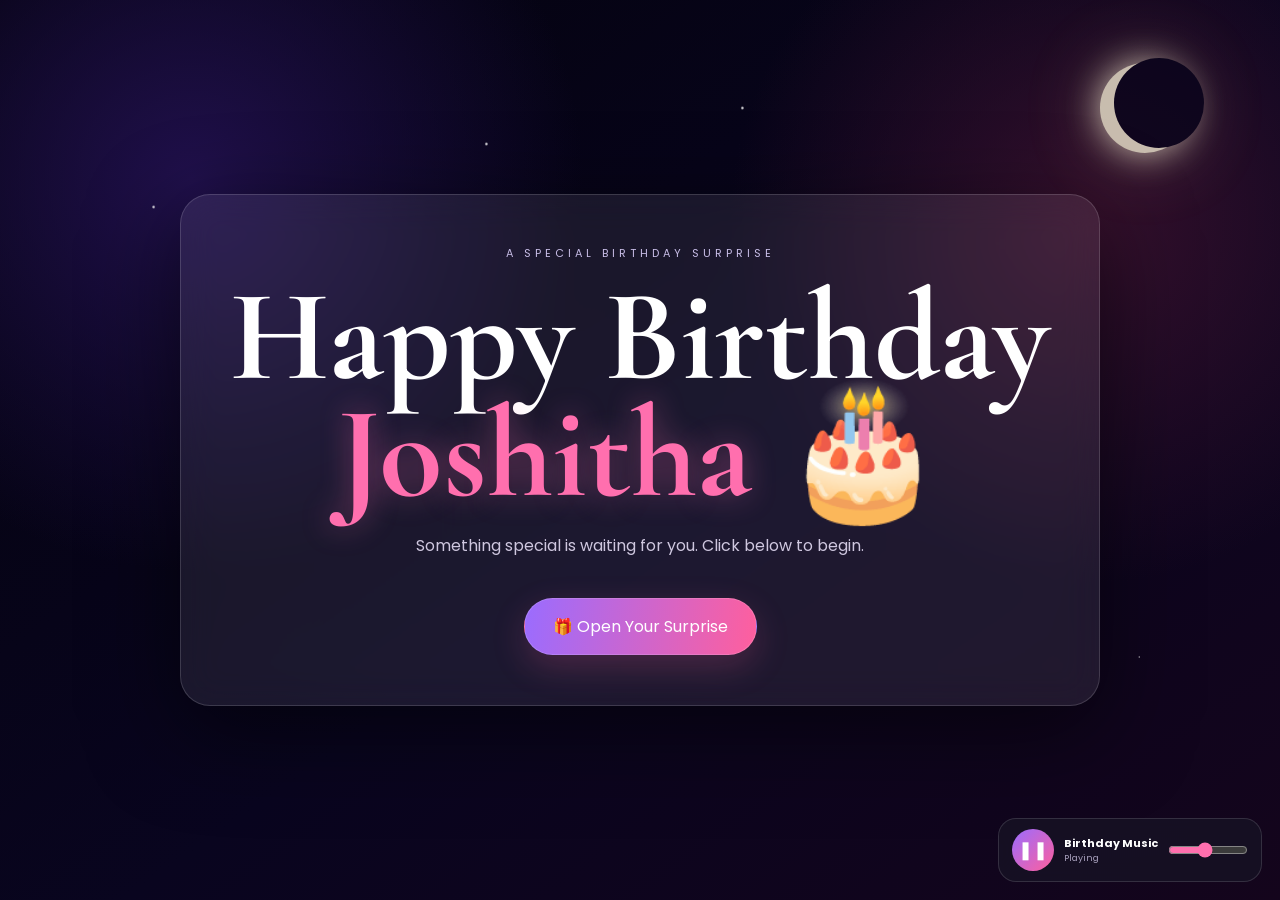
<file: index.html>
<!DOCTYPE html>
<html lang="en"><head><meta charset="UTF-8"><meta name="viewport" content="width=device-width,initial-scale=1.0"><title>Happy Birthday Joshitha 🎂</title><link rel="stylesheet" href="style.css"></head>
<body><div id="stars"></div><div class="moon"></div><div id="particles"></div><div id="fireworks"></div>

<section class="page"><div class="card">
<p class="eyebrow">A special birthday surprise</p>
<h1>Happy Birthday<br><span>Joshitha</span> 🎂</h1>
<p class="sub">Something special is waiting for you. Click below to begin.</p>
<a class="btn" href="surprise.html">🎁 Open Your Surprise</a>
</div></section>
<audio id="birthdayAudio" src="music/birthday-theme.wav" preload="auto" loop></audio>
<div class="music"><button id="musicBtn">♫</button><div><b>Birthday Music</b><small id="musicStatus">Starting...</small></div><input id="volume" type="range" min="0" max="1" step=".01" value=".45"></div>
<script>
const audio=document.getElementById("birthdayAudio");
const musicBtn=document.getElementById("musicBtn");
const musicStatus=document.getElementById("musicStatus");
const volume=document.getElementById("volume");
let playing=false;
audio.volume=Number(volume.value);

async function playMusic(){
  try{
    await audio.play();
    playing=true; musicBtn.textContent="❚❚"; musicStatus.textContent="Playing";
  }catch(e){
    playing=false; musicBtn.textContent="♫"; musicStatus.textContent="Tap ♫ to play";
  }
}
function pauseMusic(){audio.pause();playing=false;musicBtn.textContent="♫";musicStatus.textContent="Paused"}
musicBtn.addEventListener("click",()=>playing?pauseMusic():playMusic());
volume.addEventListener("input",()=>audio.volume=Number(volume.value));

// Try autoplay on every page. If Chrome blocks it, the visible music button
// immediately provides a user-gesture fallback.
window.addEventListener("load",()=>setTimeout(playMusic,250));
document.addEventListener("click",e=>{
  if(e.target.closest(".music")) return;
  if(!playing) playMusic();
},{once:true});

function effects(){
  const box=document.getElementById("particles");
  if(!box)return;
  const items=["🎈","❤️","💖","✨","🌹","🎉"];
  for(let i=0;i<18;i++){
    const s=document.createElement("span");s.className="float";s.textContent=items[Math.floor(Math.random()*items.length)];
    s.style.left=Math.random()*100+"vw";s.style.animationDuration=(6+Math.random()*8)+"s";s.style.animationDelay=Math.random()*3+"s";box.appendChild(s);
    setTimeout(()=>s.remove(),15000);
  }
}
function fireworks(n=4){
  const box=document.getElementById("fireworks"); if(!box)return;
  for(let j=0;j<n;j++)setTimeout(()=>{
    const cx=15+Math.random()*70,cy=10+Math.random()*50;
    for(let i=0;i<32;i++){const a=Math.PI*2*i/32,r=70+Math.random()*100,p=document.createElement("i");p.className="firework";p.style.left=cx+"vw";p.style.top=cy+"vh";p.style.setProperty("--x",Math.cos(a)*r+"px");p.style.setProperty("--y",Math.sin(a)*r+"px");box.appendChild(p);setTimeout(()=>p.remove(),1300)}
  },j*350);
}
effects(); setInterval(effects,5000);
</script></body></html>
</file>
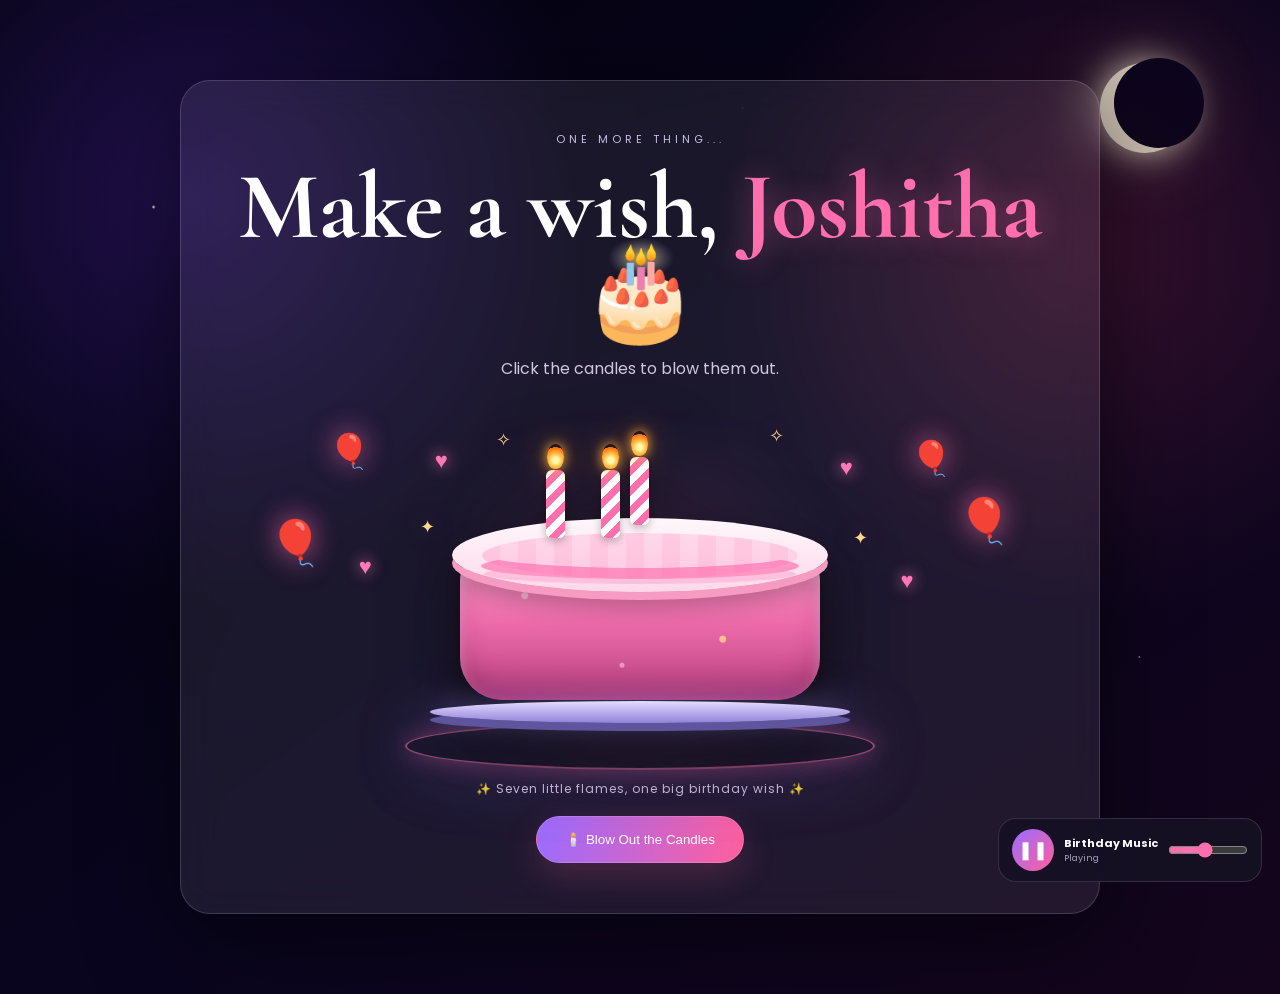
<file: cake.html>
<!DOCTYPE html>
<html lang="en"><head><meta charset="UTF-8"><meta name="viewport" content="width=device-width,initial-scale=1.0"><title>Make a Wish 🎂</title><link rel="stylesheet" href="style.css"></head>
<body><div id="stars"></div><div class="moon"></div><div id="particles"></div><div id="fireworks"></div>

<section class="page"><div class="card">
<p class="eyebrow">One more thing...</p><h2>Make a wish, <span>Joshitha</span> 🎂</h2>
<p class="sub">Click the candles to blow them out.</p>
<div class="cake-stage">
  <div class="cake-decor">
    <span class="cake-balloon left">🎈</span><span class="cake-balloon right">🎈</span>
    <span class="cake-balloon left2">🎈</span><span class="cake-balloon right2">🎈</span>
    <span class="cake-heart h1">♥</span><span class="cake-heart h2">♥</span><span class="cake-heart h3">♥</span><span class="cake-heart h4">♥</span>
    <span class="cake-sparkle s1">✦</span><span class="cake-sparkle s2">✦</span><span class="cake-sparkle s3">✧</span><span class="cake-sparkle s4">✧</span>
  </div>
  <div class="cake">
    <div class="candle c1"></div><div class="candle c2"></div><div class="candle c3"></div>
    <div class="cake-top"></div><div class="cake-body"></div><div class="plate"></div>
  </div>
  <div class="cake-glow-ring"></div>
</div>
<p class="cake-status">✨ Seven little flames, one big birthday wish ✨</p>
<button class="btn" id="blow">🕯️ Blow Out the Candles</button>
<div id="wish" class="sub" style="display:none;color:#ffd98a">Wish made! ✨ May it come true. 💖</div>
</div></section>
<audio id="birthdayAudio" src="music/birthday-theme.wav" preload="auto" loop></audio>
<div class="music"><button id="musicBtn">♫</button><div><b>Birthday Music</b><small id="musicStatus">Starting...</small></div><input id="volume" type="range" min="0" max="1" step=".01" value=".45"></div>
<script>
const audio=document.getElementById("birthdayAudio");
const musicBtn=document.getElementById("musicBtn");
const musicStatus=document.getElementById("musicStatus");
const volume=document.getElementById("volume");
let playing=false;
audio.volume=Number(volume.value);

async function playMusic(){
  try{
    await audio.play();
    playing=true; musicBtn.textContent="❚❚"; musicStatus.textContent="Playing";
  }catch(e){
    playing=false; musicBtn.textContent="♫"; musicStatus.textContent="Tap ♫ to play";
  }
}
function pauseMusic(){audio.pause();playing=false;musicBtn.textContent="♫";musicStatus.textContent="Paused"}
musicBtn.addEventListener("click",()=>playing?pauseMusic():playMusic());
volume.addEventListener("input",()=>audio.volume=Number(volume.value));

// Try autoplay on every page. If Chrome blocks it, the visible music button
// immediately provides a user-gesture fallback.
window.addEventListener("load",()=>setTimeout(playMusic,250));
document.addEventListener("click",e=>{
  if(e.target.closest(".music")) return;
  if(!playing) playMusic();
},{once:true});

function effects(){
  const box=document.getElementById("particles");
  if(!box)return;
  const items=["🎈","❤️","💖","✨","🌹","🎉"];
  for(let i=0;i<18;i++){
    const s=document.createElement("span");s.className="float";s.textContent=items[Math.floor(Math.random()*items.length)];
    s.style.left=Math.random()*100+"vw";s.style.animationDuration=(6+Math.random()*8)+"s";s.style.animationDelay=Math.random()*3+"s";box.appendChild(s);
    setTimeout(()=>s.remove(),15000);
  }
}
function fireworks(n=4){
  const box=document.getElementById("fireworks"); if(!box)return;
  for(let j=0;j<n;j++)setTimeout(()=>{
    const cx=15+Math.random()*70,cy=10+Math.random()*50;
    for(let i=0;i<32;i++){const a=Math.PI*2*i/32,r=70+Math.random()*100,p=document.createElement("i");p.className="firework";p.style.left=cx+"vw";p.style.top=cy+"vh";p.style.setProperty("--x",Math.cos(a)*r+"px");p.style.setProperty("--y",Math.sin(a)*r+"px");box.appendChild(p);setTimeout(()=>p.remove(),1300)}
  },j*350);
}
effects(); setInterval(effects,5000);
document.getElementById("blow").addEventListener("click",()=>{
  const btn=document.getElementById("blow");
  btn.disabled=true; btn.textContent="✨ Wish Made!";
  document.querySelectorAll(".candle").forEach(x=>x.classList.add("out"));
  document.getElementById("wish").style.display="block";
  document.getElementById("wish").classList.add("cake-wish");
  document.querySelector(".cake-glow-ring").style.animation="none";
  fireworks(10);
  if(typeof effects==="function") effects();
  setTimeout(()=>location.href="wish.html",2200);
});</script></body></html>
</file>
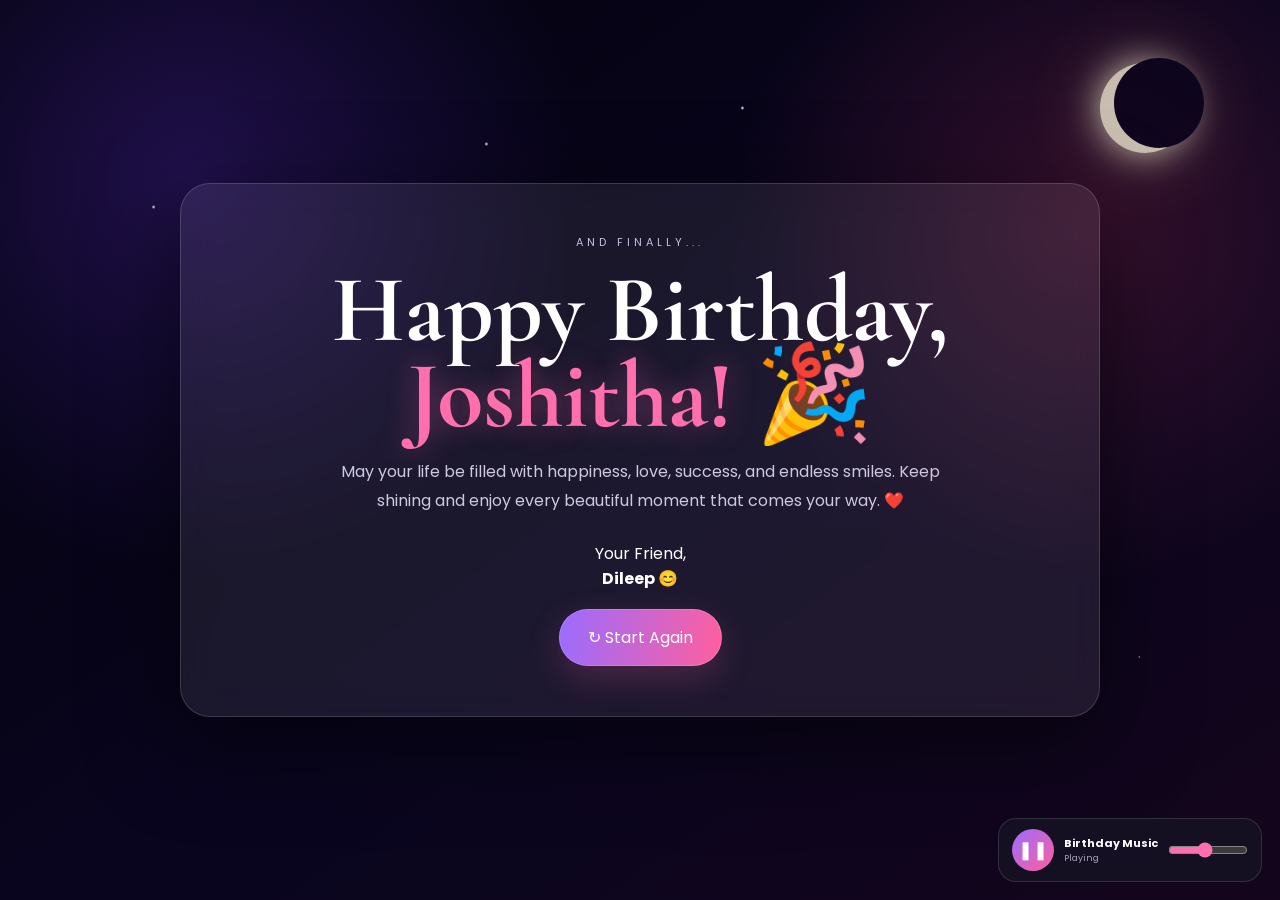
<file: finale.html>
<!DOCTYPE html>
<html lang="en"><head><meta charset="UTF-8"><meta name="viewport" content="width=device-width,initial-scale=1.0"><title>Happy Birthday Joshitha 🎉</title><link rel="stylesheet" href="style.css"></head>
<body><div id="stars"></div><div class="moon"></div><div id="particles"></div><div id="fireworks"></div>

<section class="page"><div class="card">
<p class="eyebrow">And finally...</p><h2>Happy Birthday,<br><span>Joshitha!</span> 🎉</h2>
<p class="sub">May your life be filled with happiness, love, success, and endless smiles. Keep shining and enjoy every beautiful moment that comes your way. ❤️</p>
<p style="margin-top:25px">Your Friend,<br><strong>Dileep 😊</strong></p>
<a class="btn" href="index.html">↻ Start Again</a>
</div></section>
<audio id="birthdayAudio" src="music/birthday-theme.wav" preload="auto" loop></audio>
<div class="music"><button id="musicBtn">♫</button><div><b>Birthday Music</b><small id="musicStatus">Starting...</small></div><input id="volume" type="range" min="0" max="1" step=".01" value=".45"></div>
<script>
const audio=document.getElementById("birthdayAudio");
const musicBtn=document.getElementById("musicBtn");
const musicStatus=document.getElementById("musicStatus");
const volume=document.getElementById("volume");
let playing=false;
audio.volume=Number(volume.value);

async function playMusic(){
  try{
    await audio.play();
    playing=true; musicBtn.textContent="❚❚"; musicStatus.textContent="Playing";
  }catch(e){
    playing=false; musicBtn.textContent="♫"; musicStatus.textContent="Tap ♫ to play";
  }
}
function pauseMusic(){audio.pause();playing=false;musicBtn.textContent="♫";musicStatus.textContent="Paused"}
musicBtn.addEventListener("click",()=>playing?pauseMusic():playMusic());
volume.addEventListener("input",()=>audio.volume=Number(volume.value));

// Try autoplay on every page. If Chrome blocks it, the visible music button
// immediately provides a user-gesture fallback.
window.addEventListener("load",()=>setTimeout(playMusic,250));
document.addEventListener("click",e=>{
  if(e.target.closest(".music")) return;
  if(!playing) playMusic();
},{once:true});

function effects(){
  const box=document.getElementById("particles");
  if(!box)return;
  const items=["🎈","❤️","💖","✨","🌹","🎉"];
  for(let i=0;i<18;i++){
    const s=document.createElement("span");s.className="float";s.textContent=items[Math.floor(Math.random()*items.length)];
    s.style.left=Math.random()*100+"vw";s.style.animationDuration=(6+Math.random()*8)+"s";s.style.animationDelay=Math.random()*3+"s";box.appendChild(s);
    setTimeout(()=>s.remove(),15000);
  }
}
function fireworks(n=4){
  const box=document.getElementById("fireworks"); if(!box)return;
  for(let j=0;j<n;j++)setTimeout(()=>{
    const cx=15+Math.random()*70,cy=10+Math.random()*50;
    for(let i=0;i<32;i++){const a=Math.PI*2*i/32,r=70+Math.random()*100,p=document.createElement("i");p.className="firework";p.style.left=cx+"vw";p.style.top=cy+"vh";p.style.setProperty("--x",Math.cos(a)*r+"px");p.style.setProperty("--y",Math.sin(a)*r+"px");box.appendChild(p);setTimeout(()=>p.remove(),1300)}
  },j*350);
}
effects(); setInterval(effects,5000);
fireworks(10);setInterval(()=>fireworks(2),3500);</script></body></html>
</file>
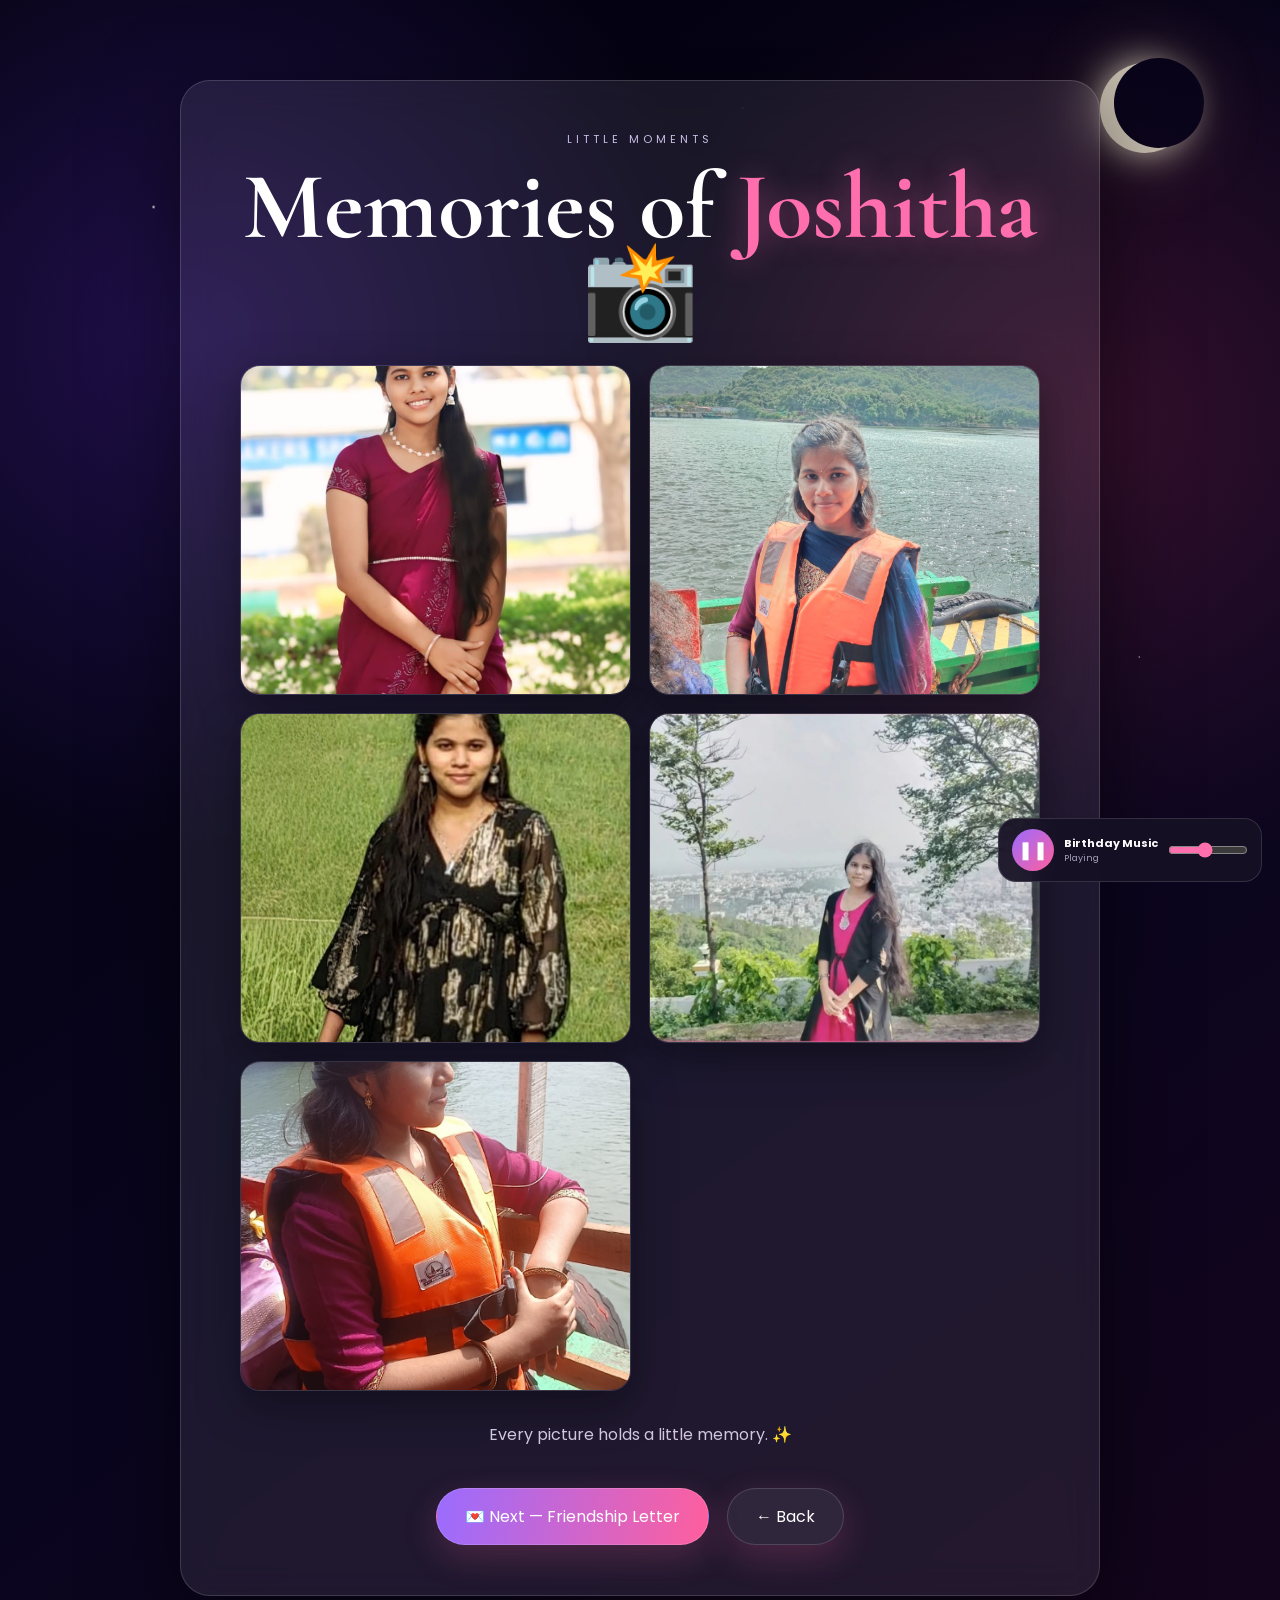
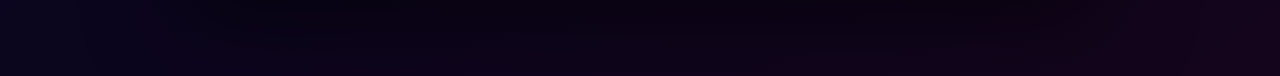
<file: gallery.html>
<!DOCTYPE html>
<html lang="en"><head><meta charset="UTF-8"><meta name="viewport" content="width=device-width,initial-scale=1.0"><title>Joshitha's Memories 📸</title><link rel="stylesheet" href="style.css"></head>
<body><div id="stars"></div><div class="moon"></div><div id="particles"></div><div id="fireworks"></div>

<section class="page"><div class="card">
<p class="eyebrow">Little moments</p><h2>Memories of <span>Joshitha</span> 📸</h2>
<div class="gallery"><img src="images/photo1.jpg" alt="Joshitha photo 1"><img src="images/photo2.jpg" alt="Joshitha photo 2"><img src="images/photo3.jpg" alt="Joshitha photo 3"><img src="images/photo4.jpg" alt="Joshitha photo 4"><img src="images/photo5.jpg" alt="Joshitha photo 5"></div>
<p class="sub">Every picture holds a little memory. ✨</p>
<a class="btn" href="letter.html">💌 Next — Friendship Letter</a>
<a class="btn alt" href="surprise.html">← Back</a>
</div></section>
<audio id="birthdayAudio" src="music/birthday-theme.wav" preload="auto" loop></audio>
<div class="music"><button id="musicBtn">♫</button><div><b>Birthday Music</b><small id="musicStatus">Starting...</small></div><input id="volume" type="range" min="0" max="1" step=".01" value=".45"></div>
<script>
const audio=document.getElementById("birthdayAudio");
const musicBtn=document.getElementById("musicBtn");
const musicStatus=document.getElementById("musicStatus");
const volume=document.getElementById("volume");
let playing=false;
audio.volume=Number(volume.value);

async function playMusic(){
  try{
    await audio.play();
    playing=true; musicBtn.textContent="❚❚"; musicStatus.textContent="Playing";
  }catch(e){
    playing=false; musicBtn.textContent="♫"; musicStatus.textContent="Tap ♫ to play";
  }
}
function pauseMusic(){audio.pause();playing=false;musicBtn.textContent="♫";musicStatus.textContent="Paused"}
musicBtn.addEventListener("click",()=>playing?pauseMusic():playMusic());
volume.addEventListener("input",()=>audio.volume=Number(volume.value));

// Try autoplay on every page. If Chrome blocks it, the visible music button
// immediately provides a user-gesture fallback.
window.addEventListener("load",()=>setTimeout(playMusic,250));
document.addEventListener("click",e=>{
  if(e.target.closest(".music")) return;
  if(!playing) playMusic();
},{once:true});

function effects(){
  const box=document.getElementById("particles");
  if(!box)return;
  const items=["🎈","❤️","💖","✨","🌹","🎉"];
  for(let i=0;i<18;i++){
    const s=document.createElement("span");s.className="float";s.textContent=items[Math.floor(Math.random()*items.length)];
    s.style.left=Math.random()*100+"vw";s.style.animationDuration=(6+Math.random()*8)+"s";s.style.animationDelay=Math.random()*3+"s";box.appendChild(s);
    setTimeout(()=>s.remove(),15000);
  }
}
function fireworks(n=4){
  const box=document.getElementById("fireworks"); if(!box)return;
  for(let j=0;j<n;j++)setTimeout(()=>{
    const cx=15+Math.random()*70,cy=10+Math.random()*50;
    for(let i=0;i<32;i++){const a=Math.PI*2*i/32,r=70+Math.random()*100,p=document.createElement("i");p.className="firework";p.style.left=cx+"vw";p.style.top=cy+"vh";p.style.setProperty("--x",Math.cos(a)*r+"px");p.style.setProperty("--y",Math.sin(a)*r+"px");box.appendChild(p);setTimeout(()=>p.remove(),1300)}
  },j*350);
}
effects(); setInterval(effects,5000);
</script></body></html>
</file>
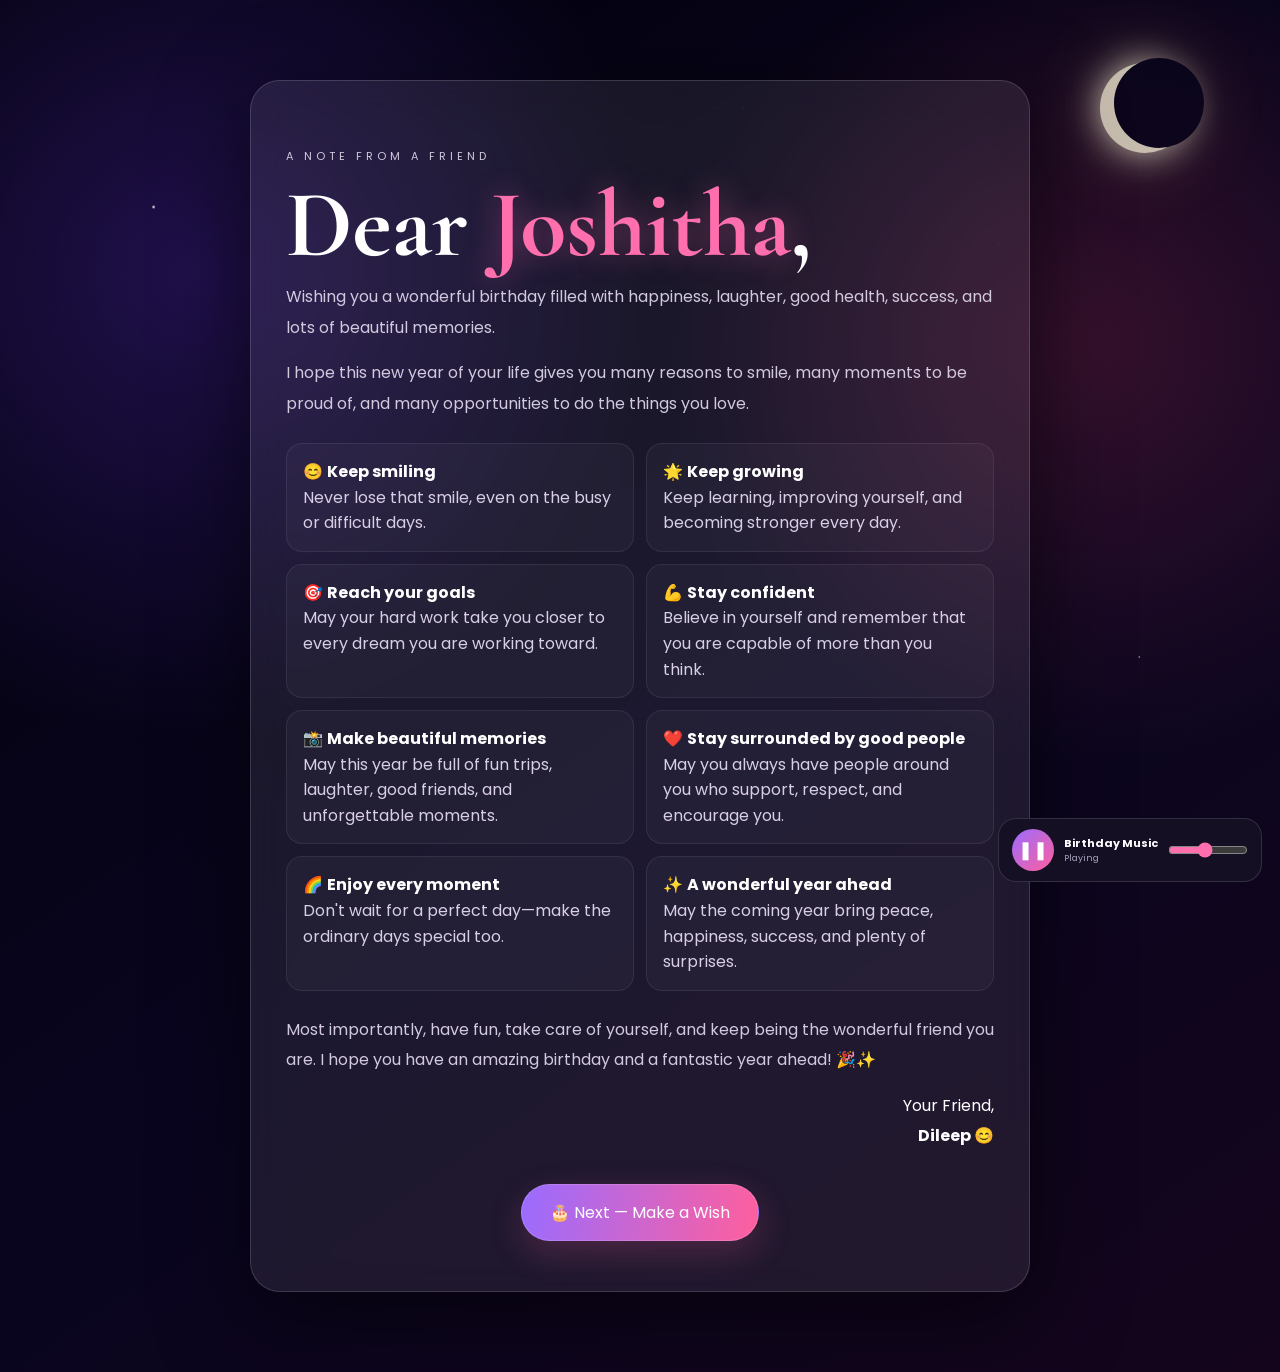
<file: letter.html>
<!DOCTYPE html>
<html lang="en"><head><meta charset="UTF-8"><meta name="viewport" content="width=device-width,initial-scale=1.0"><title>A Friendship Letter 💌</title><link rel="stylesheet" href="style.css"></head>
<body><div id="stars"></div><div class="moon"></div><div id="particles"></div><div id="fireworks"></div>

<section class="page"><div class="card letter">
<p class="eyebrow">A note from a friend</p><h2>Dear <span>Joshitha</span>,</h2>
<p>Wishing you a wonderful birthday filled with happiness, laughter, good health, success, and lots of beautiful memories.</p>
<p>I hope this new year of your life gives you many reasons to smile, many moments to be proud of, and many opportunities to do the things you love.</p>

<div class="letter-points">
  <div class="letter-point">😊 <b>Keep smiling</b><br>Never lose that smile, even on the busy or difficult days.</div>
  <div class="letter-point">🌟 <b>Keep growing</b><br>Keep learning, improving yourself, and becoming stronger every day.</div>
  <div class="letter-point">🎯 <b>Reach your goals</b><br>May your hard work take you closer to every dream you are working toward.</div>
  <div class="letter-point">💪 <b>Stay confident</b><br>Believe in yourself and remember that you are capable of more than you think.</div>
  <div class="letter-point">📸 <b>Make beautiful memories</b><br>May this year be full of fun trips, laughter, good friends, and unforgettable moments.</div>
  <div class="letter-point">❤️ <b>Stay surrounded by good people</b><br>May you always have people around you who support, respect, and encourage you.</div>
  <div class="letter-point">🌈 <b>Enjoy every moment</b><br>Don't wait for a perfect day—make the ordinary days special too.</div>
  <div class="letter-point">✨ <b>A wonderful year ahead</b><br>May the coming year bring peace, happiness, success, and plenty of surprises.</div>
</div>

<p>Most importantly, have fun, take care of yourself, and keep being the wonderful friend you are. I hope you have an amazing birthday and a fantastic year ahead! 🎉✨</p>
<p class="signature">Your Friend,<br><strong>Dileep 😊</strong></p>
<div style="text-align:center"><a class="btn" href="cake.html">🎂 Next — Make a Wish</a></div>
</div></section>
<audio id="birthdayAudio" src="music/birthday-theme.wav" preload="auto" loop></audio>
<div class="music"><button id="musicBtn">♫</button><div><b>Birthday Music</b><small id="musicStatus">Starting...</small></div><input id="volume" type="range" min="0" max="1" step=".01" value=".45"></div>
<script>
const audio=document.getElementById("birthdayAudio");
const musicBtn=document.getElementById("musicBtn");
const musicStatus=document.getElementById("musicStatus");
const volume=document.getElementById("volume");
let playing=false;
audio.volume=Number(volume.value);

async function playMusic(){
  try{
    await audio.play();
    playing=true; musicBtn.textContent="❚❚"; musicStatus.textContent="Playing";
  }catch(e){
    playing=false; musicBtn.textContent="♫"; musicStatus.textContent="Tap ♫ to play";
  }
}
function pauseMusic(){audio.pause();playing=false;musicBtn.textContent="♫";musicStatus.textContent="Paused"}
musicBtn.addEventListener("click",()=>playing?pauseMusic():playMusic());
volume.addEventListener("input",()=>audio.volume=Number(volume.value));

// Try autoplay on every page. If Chrome blocks it, the visible music button
// immediately provides a user-gesture fallback.
window.addEventListener("load",()=>setTimeout(playMusic,250));
document.addEventListener("click",e=>{
  if(e.target.closest(".music")) return;
  if(!playing) playMusic();
},{once:true});

function effects(){
  const box=document.getElementById("particles");
  if(!box)return;
  const items=["🎈","❤️","💖","✨","🌹","🎉"];
  for(let i=0;i<18;i++){
    const s=document.createElement("span");s.className="float";s.textContent=items[Math.floor(Math.random()*items.length)];
    s.style.left=Math.random()*100+"vw";s.style.animationDuration=(6+Math.random()*8)+"s";s.style.animationDelay=Math.random()*3+"s";box.appendChild(s);
    setTimeout(()=>s.remove(),15000);
  }
}
function fireworks(n=4){
  const box=document.getElementById("fireworks"); if(!box)return;
  for(let j=0;j<n;j++)setTimeout(()=>{
    const cx=15+Math.random()*70,cy=10+Math.random()*50;
    for(let i=0;i<32;i++){const a=Math.PI*2*i/32,r=70+Math.random()*100,p=document.createElement("i");p.className="firework";p.style.left=cx+"vw";p.style.top=cy+"vh";p.style.setProperty("--x",Math.cos(a)*r+"px");p.style.setProperty("--y",Math.sin(a)*r+"px");box.appendChild(p);setTimeout(()=>p.remove(),1300)}
  },j*350);
}
effects(); setInterval(effects,5000);
</script></body></html>
</file>
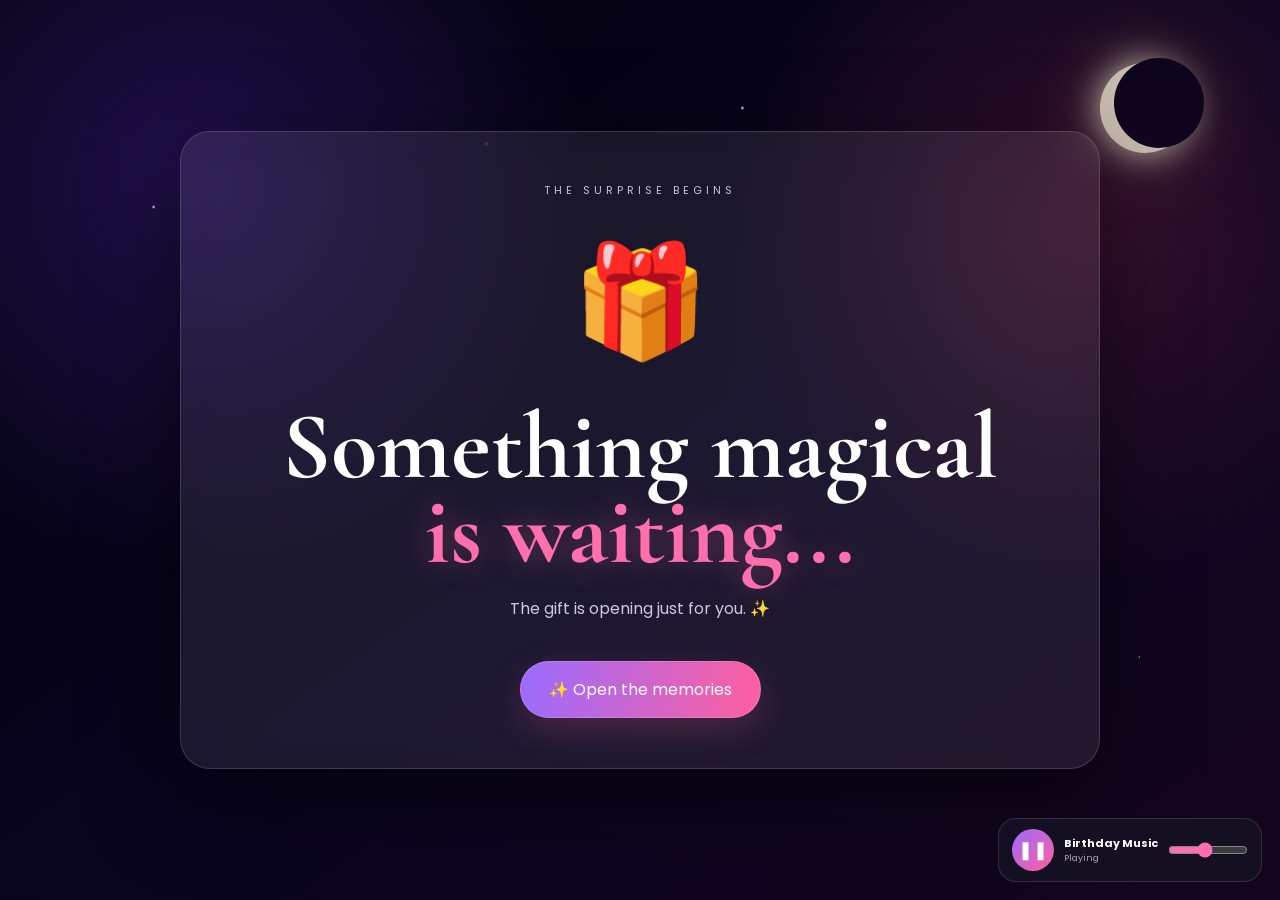
<file: surprise.html>
<!DOCTYPE html>
<html lang="en"><head><meta charset="UTF-8"><meta name="viewport" content="width=device-width,initial-scale=1.0"><title>Joshitha's Surprise 🎁</title><link rel="stylesheet" href="style.css"></head>
<body><div id="stars"></div><div class="moon"></div><div id="particles"></div><div id="fireworks"></div>

<section class="page"><div class="card">
<p class="eyebrow">The surprise begins</p>
<div style="font-size:110px;margin:20px">🎁</div>
<h2>Something magical<br><span>is waiting...</span></h2>
<p class="sub">The gift is opening just for you. ✨</p>
<a class="btn" href="gallery.html" onclick="fireworks(5)">✨ Open the memories</a>
</div></section>
<audio id="birthdayAudio" src="music/birthday-theme.wav" preload="auto" loop></audio>
<div class="music"><button id="musicBtn">♫</button><div><b>Birthday Music</b><small id="musicStatus">Starting...</small></div><input id="volume" type="range" min="0" max="1" step=".01" value=".45"></div>
<script>
const audio=document.getElementById("birthdayAudio");
const musicBtn=document.getElementById("musicBtn");
const musicStatus=document.getElementById("musicStatus");
const volume=document.getElementById("volume");
let playing=false;
audio.volume=Number(volume.value);

async function playMusic(){
  try{
    await audio.play();
    playing=true; musicBtn.textContent="❚❚"; musicStatus.textContent="Playing";
  }catch(e){
    playing=false; musicBtn.textContent="♫"; musicStatus.textContent="Tap ♫ to play";
  }
}
function pauseMusic(){audio.pause();playing=false;musicBtn.textContent="♫";musicStatus.textContent="Paused"}
musicBtn.addEventListener("click",()=>playing?pauseMusic():playMusic());
volume.addEventListener("input",()=>audio.volume=Number(volume.value));

// Try autoplay on every page. If Chrome blocks it, the visible music button
// immediately provides a user-gesture fallback.
window.addEventListener("load",()=>setTimeout(playMusic,250));
document.addEventListener("click",e=>{
  if(e.target.closest(".music")) return;
  if(!playing) playMusic();
},{once:true});

function effects(){
  const box=document.getElementById("particles");
  if(!box)return;
  const items=["🎈","❤️","💖","✨","🌹","🎉"];
  for(let i=0;i<18;i++){
    const s=document.createElement("span");s.className="float";s.textContent=items[Math.floor(Math.random()*items.length)];
    s.style.left=Math.random()*100+"vw";s.style.animationDuration=(6+Math.random()*8)+"s";s.style.animationDelay=Math.random()*3+"s";box.appendChild(s);
    setTimeout(()=>s.remove(),15000);
  }
}
function fireworks(n=4){
  const box=document.getElementById("fireworks"); if(!box)return;
  for(let j=0;j<n;j++)setTimeout(()=>{
    const cx=15+Math.random()*70,cy=10+Math.random()*50;
    for(let i=0;i<32;i++){const a=Math.PI*2*i/32,r=70+Math.random()*100,p=document.createElement("i");p.className="firework";p.style.left=cx+"vw";p.style.top=cy+"vh";p.style.setProperty("--x",Math.cos(a)*r+"px");p.style.setProperty("--y",Math.sin(a)*r+"px");box.appendChild(p);setTimeout(()=>p.remove(),1300)}
  },j*350);
}
effects(); setInterval(effects,5000);
fireworks(5);</script></body></html>
</file>
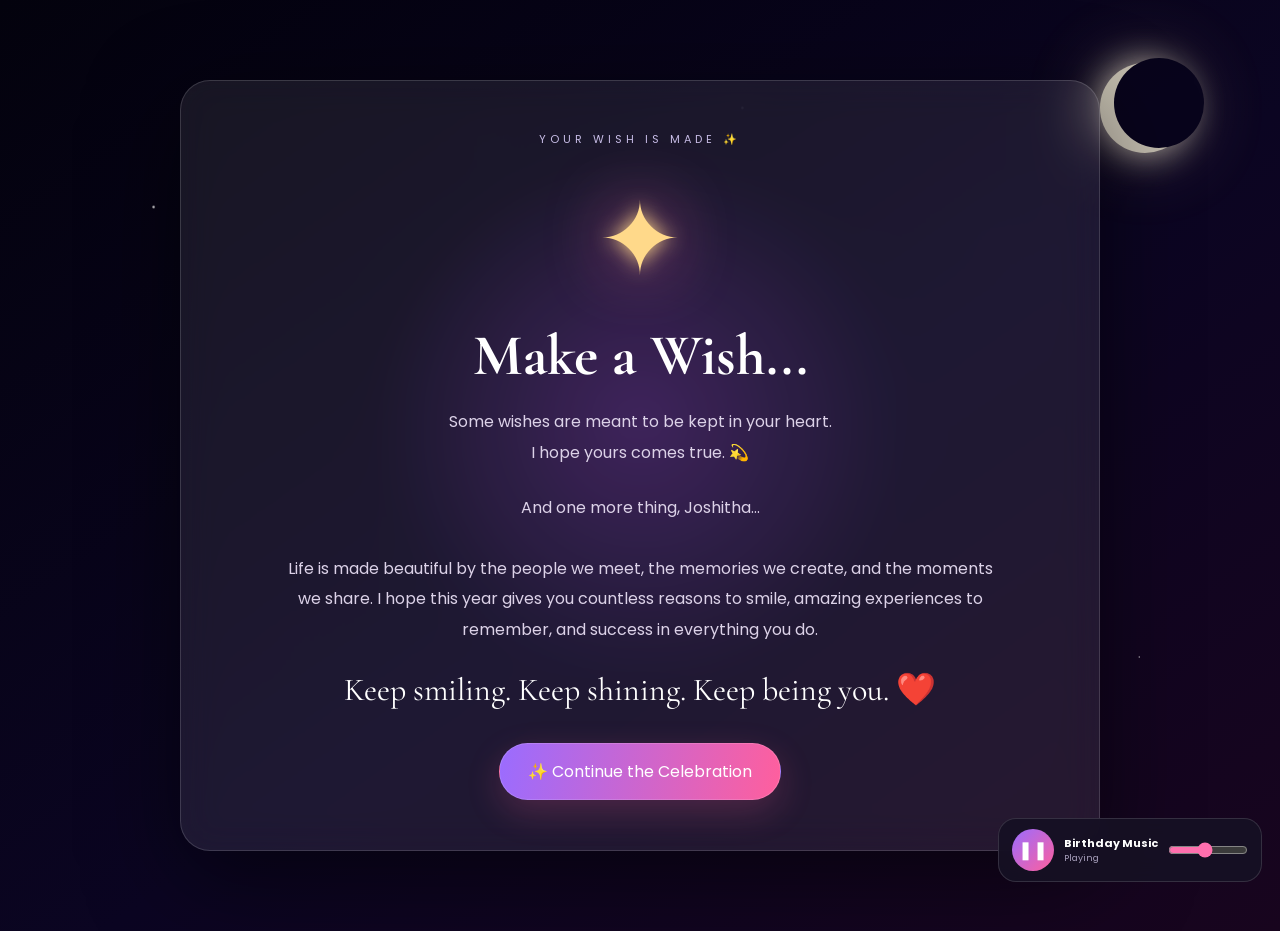
<file: wish.html>
<!DOCTYPE html>
<html lang="en">
<head>
<meta charset="UTF-8">
<meta name="viewport" content="width=device-width,initial-scale=1.0">
<title>Make a Wish ✨</title>
<link rel="stylesheet" href="style.css">
<style>
.wish-page{overflow:hidden;background:radial-gradient(circle at 50% 45%,#30124f 0,transparent 32%),linear-gradient(145deg,#03020d,#0b0522 55%,#18051e)}
.wish-star{font-size:100px;color:#ffd98a;text-shadow:0 0 20px #ffd98a,0 0 70px #ff6fae;animation:starGlow 1.8s ease-in-out infinite alternate}
.wish-message{max-width:720px;margin:25px auto;color:#dcd2e8;line-height:1.9}
.wish-line{font-family:"Cormorant Garamond",serif;font-size:clamp(34px,5vw,58px);margin:16px 0;color:#fff}
.wish-particles{position:absolute;inset:0;pointer-events:none}
.wish-particles i{position:absolute;color:#ffd98a;font-style:normal;animation:rise 5s linear forwards}
@keyframes starGlow{to{transform:scale(1.16) rotate(8deg);text-shadow:0 0 30px #fff,0 0 90px #ff6fae}}
@keyframes rise{from{transform:translateY(110vh) scale(.5);opacity:0}15%{opacity:1}to{transform:translateY(-15vh) scale(1.2);opacity:0}}
</style>
</head>
<body class="wish-page">
<div id="stars"></div><div class="moon"></div><div class="wish-particles" id="wishParticles"></div>
<section class="page">
  <div class="card">
    <p class="eyebrow">Your wish is made ✨</p>
    <div class="wish-star">✦</div>
    <h1 class="wish-line">Make a Wish...</h1>
    <p class="wish-message">
      Some wishes are meant to be kept in your heart.<br>
      I hope yours comes true. 💫
    </p>
    <p class="wish-message">
      And one more thing, Joshitha...<br><br>
      Life is made beautiful by the people we meet, the memories we create,
      and the moments we share. I hope this year gives you countless reasons
      to smile, amazing experiences to remember, and success in everything you do.
    </p>
    <p class="wish-line" style="font-size:32px">Keep smiling. Keep shining. Keep being you. ❤️</p>
    <a class="btn" href="finale.html">✨ Continue the Celebration</a>
  </div>
</section>
<audio id="birthdayAudio" src="music/birthday-theme.wav" preload="auto" loop></audio>
<div class="music"><button id="musicBtn">♫</button><div><b>Birthday Music</b><small id="musicStatus">Starting...</small></div><input id="volume" type="range" min="0" max="1" step=".01" value=".45"></div>
<script>
const audio=document.getElementById("birthdayAudio"),btn=document.getElementById("musicBtn"),status=document.getElementById("musicStatus"),vol=document.getElementById("volume");
let playing=false; audio.volume=Number(vol.value);
async function playMusic(){try{await audio.play();playing=true;btn.textContent="❚❚";status.textContent="Playing"}catch(e){status.textContent="Tap ♫ to play"}}
function pauseMusic(){audio.pause();playing=false;btn.textContent="♫";status.textContent="Paused"}
btn.onclick=()=>playing?pauseMusic():playMusic();vol.oninput=()=>audio.volume=Number(vol.value);window.addEventListener("load",()=>setTimeout(playMusic,250));
const box=document.getElementById("wishParticles");
setInterval(()=>{for(let i=0;i<5;i++){const s=document.createElement("i");s.textContent=["✦","✧","✨","💖"][Math.floor(Math.random()*4)];s.style.left=Math.random()*100+"vw";s.style.animationDuration=(4+Math.random()*5)+"s";box.appendChild(s);setTimeout(()=>s.remove(),9000)}},700);
</script>
</body>
</html>
</file>
<file: style.css>
@import url('https://fonts.googleapis.com/css2?family=Cormorant+Garamond:wght@600;700&family=Poppins:wght@300;400;500;600&display=swap');
:root{--bg:#07051b;--pink:#ff6fae;--purple:#9b7bff;--gold:#ffd98a}
*{box-sizing:border-box;margin:0;padding:0}
html,body{min-height:100%;font-family:Poppins,sans-serif;color:#fff;background:radial-gradient(circle at 15% 20%,#20104b 0,transparent 30%),radial-gradient(circle at 85% 25%,#35102c 0,transparent 28%),linear-gradient(145deg,#03020d,#09051f 55%,#14051c);overflow-x:hidden}
body{min-height:100vh;position:relative}
#stars{position:fixed;inset:0;pointer-events:none;background-image:radial-gradient(2px 2px at 12% 23%,#fff,transparent),radial-gradient(1px 1px at 23% 70%,#fff,transparent),radial-gradient(2px 2px at 38% 16%,#fff,transparent),radial-gradient(1px 1px at 47% 45%,#fff,transparent),radial-gradient(2px 2px at 58% 12%,#fff,transparent),radial-gradient(1px 1px at 67% 68%,#fff,transparent),radial-gradient(2px 2px at 78% 27%,#fff,transparent),radial-gradient(1px 1px at 89% 73%,#fff,transparent);animation:twinkle 4s infinite alternate}
.moon{position:fixed;right:7vw;top:7vh;width:90px;height:90px;border-radius:50%;background:#fff8dc;box-shadow:0 0 35px #fff8dc,0 0 90px #ffd98a55;opacity:.75}.moon:after{content:"";position:absolute;right:-14px;top:-5px;width:90px;height:90px;border-radius:50%;background:#08051b}
.page{min-height:100vh;display:grid;place-items:center;padding:80px 20px;position:relative;z-index:2;text-align:center}
.card{width:min(920px,94vw);padding:50px 35px;border-radius:30px;background:rgba(255,255,255,.08);border:1px solid rgba(255,255,255,.15);backdrop-filter:blur(18px);box-shadow:0 25px 90px #0008}
h1,h2{font-family:"Cormorant Garamond",serif;line-height:.9}
h1{font-size:clamp(70px,11vw,130px)}h2{font-size:clamp(55px,8vw,95px)}
span{color:var(--pink);text-shadow:0 0 30px #ff6fae66}
.eyebrow{text-transform:uppercase;letter-spacing:4px;color:#c9bee8;font-size:11px;margin-bottom:16px}
.sub{color:#cfc7df;line-height:1.8;max-width:650px;margin:20px auto}
.btn{display:inline-block;margin:18px 7px 0;padding:15px 28px;border-radius:999px;border:1px solid #ffffff26;color:#fff;text-decoration:none;background:linear-gradient(100deg,#9a6cff,#ff5f9d);box-shadow:0 12px 35px #ff5f9d33;transition:.3s}.btn:hover{transform:translateY(-3px) scale(1.02)}
.btn.alt{background:#ffffff10}
.music{position:fixed;right:18px;bottom:18px;z-index:50;display:flex;align-items:center;gap:10px;padding:10px 13px;border-radius:18px;background:#161124ee;border:1px solid #ffffff22;backdrop-filter:blur(12px)}
.music button{width:42px;height:42px;border:0;border-radius:50%;background:linear-gradient(135deg,#9a6cff,#ff5f9d);color:#fff;font-size:18px}.music b{display:block;font-size:11px}.music small{display:block;color:#a9a0bd;font-size:9px}.music input{width:80px;accent-color:#ff6fae}
#particles,#fireworks,#confetti{position:fixed;inset:0;pointer-events:none;z-index:20}
.float{position:absolute;animation:floatUp linear forwards}.firework{position:absolute;width:4px;height:4px;border-radius:50%;background:#fff;box-shadow:0 0 12px #fff;animation:burst 1.2s ease-out forwards}
.next{margin-top:30px}
.gallery{display:grid;grid-template-columns:repeat(2,1fr);gap:18px;margin:30px auto;max-width:800px}
.gallery img{width:100%;height:330px;object-fit:cover;border-radius:20px;border:1px solid #ffffff20;box-shadow:0 15px 45px #0006;transition:.5s}.gallery img:hover{transform:scale(1.025)}
.letter{text-align:left;max-width:700px}.letter p{color:#d2c9df;line-height:1.9;margin:15px 0}.signature{text-align:right;color:#fff!important}
.cake{position:relative;width:270px;height:220px;margin:35px auto}.cake-body{position:absolute;left:20px;right:20px;bottom:30px;height:125px;background:linear-gradient(#ff78b0,#c44f91);border-radius:20px 20px 35px 35px}.cake-top{position:absolute;left:12px;right:12px;top:65px;height:55px;background:#fff0f7;border-radius:50%;z-index:2}.plate{position:absolute;left:0;right:0;bottom:10px;height:18px;background:#b9b5ff;border-radius:50%}.candle{position:absolute;width:17px;height:60px;background:repeating-linear-gradient(90deg,#fff 0 5px,#9d78ff 5px 10px);top:17px;border-radius:5px;z-index:4}.c1{left:83px}.c2{left:127px;top:4px}.c3{left:171px}.candle:after{content:"";position:absolute;width:14px;height:20px;border-radius:50%;background:#ffd76a;top:-20px;left:2px;box-shadow:0 0 18px #ffae38}.out:after{display:none}
@keyframes twinkle{from{opacity:.4}to{opacity:1}}@keyframes floatUp{from{transform:translateY(110vh) rotate(0);opacity:0}10%{opacity:1}to{transform:translateY(-15vh) rotate(360deg);opacity:0}}@keyframes burst{from{transform:translate(0,0);opacity:1}to{transform:translate(var(--x),var(--y));opacity:0}}
@media(max-width:700px){.card{padding:40px 18px}.gallery{grid-template-columns:1fr}.gallery img{height:400px}.music{left:12px;right:12px;justify-content:center}.music input{width:90px}.moon{width:60px;height:60px}.moon:after{width:60px;height:60px}}


/* ===== Premium animated cake ===== */
.cake-stage{
  position:relative;
  width:min(760px,94vw);
  margin:24px auto 8px;
  padding:12px 10px 22px;
}
.cake-stage:before{
  content:"";
  position:absolute;
  inset:10% 4% 0;
  background:radial-gradient(circle,#ff6fae22 0,transparent 55%);
  filter:blur(22px);
  animation:cakeAura 3s ease-in-out infinite alternate;
}
.cake-decor{
  position:absolute;
  inset:0;
  pointer-events:none;
  z-index:8;
}
.cake-balloon{
  position:absolute;
  font-size:44px;
  filter:drop-shadow(0 0 12px #ff6fae55);
  animation:balloonFloat 4s ease-in-out infinite;
}
.cake-balloon.left{left:1%;top:28%}
.cake-balloon.right{right:1%;top:22%;animation-delay:1.2s}
.cake-balloon.left2{left:9%;top:5%;font-size:34px;animation-delay:.6s}
.cake-balloon.right2{right:9%;top:7%;font-size:34px;animation-delay:1.8s}
.cake-heart{position:absolute;color:#ff78b6;font-size:22px;text-shadow:0 0 15px #ff78b6;animation:heartFloat 3.5s ease-in-out infinite}
.cake-heart.h1{left:13%;top:39%}.cake-heart.h2{right:14%;top:43%;animation-delay:.9s}.cake-heart.h3{left:23%;top:10%;animation-delay:1.7s}.cake-heart.h4{right:22%;top:12%;animation-delay:2.2s}
.cake-sparkle{position:absolute;color:#ffd98a;font-size:18px;animation:sparklePop 1.7s ease-in-out infinite}
.cake-sparkle.s1{left:21%;top:29%}.cake-sparkle.s2{right:20%;top:32%;animation-delay:.4s}.cake-sparkle.s3{left:31%;top:5%;animation-delay:.8s}.cake-sparkle.s4{right:31%;top:4%;animation-delay:1.2s}
.cake{
  position:relative;
  width:min(420px,80vw);
  height:300px;
  margin:22px auto 8px;
  z-index:4;
  filter:drop-shadow(0 25px 35px #0008);
}
.cake .cake-body{
  left:30px;right:30px;bottom:42px;height:145px;
  background:linear-gradient(180deg,#ff9ac8 0%,#ec6aa9 48%,#b94280 100%);
  border-radius:25px 25px 42px 42px;
  box-shadow:inset 0 9px 15px #fff5, inset 0 -18px 25px #6d164755, 0 18px 25px #0005;
  overflow:hidden;
}
.cake .cake-body:before{
  content:"";
  position:absolute;inset:0;
  background:radial-gradient(circle at 18% 28%,#fff8 0 3px,transparent 4px),
             radial-gradient(circle at 73% 58%,#ffd98a 0 3px,transparent 4px),
             radial-gradient(circle at 45% 76%,#fff8 0 2px,transparent 3px),
             radial-gradient(circle at 88% 22%,#ffd98a 0 2px,transparent 3px);
  opacity:.8;
}
.cake .cake-top{
  left:22px;right:22px;top:76px;height:74px;
  background:linear-gradient(180deg,#fff7fb,#ffd8ea);
  border-radius:50%;
  z-index:2;
  box-shadow:0 8px 0 #f69bc2, 0 15px 25px #0004;
}
.cake .cake-top:before{
  content:"";
  position:absolute;left:8%;right:8%;top:15px;height:45px;
  background:repeating-linear-gradient(90deg,#ff6fae 0 18px,#ff9ac8 18px 36px);
  border-radius:50%;
  opacity:.28;
}
.cake .cake-top:after{
  content:"";
  position:absolute;left:7%;right:7%;top:18px;height:32px;
  border-radius:50%;
  box-shadow:0 14px 0 -3px #ff6fae, 0 22px 0 -6px #ffb2d5;
  opacity:.65;
}
.cake .plate{
  left:0;right:0;bottom:19px;height:22px;
  background:linear-gradient(#e6dcff,#8f83d8);
  border-radius:50%;
  box-shadow:0 8px 0 #5e559e, 0 0 30px #a79aff77;
}
.cake .candle{
  width:19px;height:68px;top:28px;
  background:repeating-linear-gradient(135deg,#fff 0 7px,#ff6fae 7px 14px);
  border-radius:6px;
  box-shadow:0 3px 8px #0004;
}
.cake .candle:after{
  content:"";
  position:absolute;
  width:17px;height:25px;top:-26px;left:1px;
  border-radius:50% 50% 45% 45%;
  background:radial-gradient(circle at 50% 65%,#fff7a8 0 16%,#ffc34d 35%,#ff6b00 70%,transparent 72%);
  box-shadow:0 0 12px #ffb13b,0 0 30px #ff8b2277;
  animation:flame 0.35s ease-in-out infinite alternate;
}
.cake .c1{left:116px}.cake .c2{left:calc(50% - 10px);top:15px}.cake .c3{right:116px}
.cake .candle.out:after{opacity:0;animation:none}
.cake .candle.out:before{
  content:"";
  position:absolute;left:6px;top:-24px;width:7px;height:18px;
  background:linear-gradient(transparent,#b8b1c5);border-radius:50%;
  animation:smoke 1.3s ease-out forwards;
}
.cake-glow-ring{
  position:absolute;left:50%;bottom:2px;transform:translateX(-50%);
  width:470px;height:48px;max-width:95vw;border-radius:50%;
  border:2px solid #ff7dbb88;box-shadow:0 0 25px #ff6fae66,0 0 70px #9b7bff55;
  animation:ringPulse 2.2s ease-in-out infinite;
  z-index:1;
}
.cake-status{
  color:#d8cfe6;font-size:12px;margin-top:4px;letter-spacing:1px;
}
.cake-wish{
  animation:wishReveal .8s ease-out both;
}
@keyframes flame{to{transform:scale(1.14) rotate(2deg);filter:brightness(1.25)}}
@keyframes smoke{0%{opacity:.7;transform:translateY(0) scale(1)}100%{opacity:0;transform:translate(8px,-45px) scale(2)}}
@keyframes cakeAura{to{transform:scale(1.08);opacity:.75}}
@keyframes ringPulse{50%{box-shadow:0 0 35px #ff6fae99,0 0 100px #9b7bff77;transform:translateX(-50%) scale(1.04)}}
@keyframes balloonFloat{50%{transform:translateY(-15px) rotate(4deg)}}
@keyframes heartFloat{50%{transform:translateY(-14px) scale(1.15)}}
@keyframes sparklePop{0%,100%{opacity:.25;transform:scale(.7) rotate(0)}50%{opacity:1;transform:scale(1.3) rotate(20deg);text-shadow:0 0 20px #ffd98a}}
@keyframes wishReveal{from{opacity:0;transform:translateY(15px) scale(.96)}to{opacity:1;transform:none}}
@media(max-width:700px){
 .cake{width:330px;height:265px}
 .cake .c1{left:86px}.cake .c2{left:calc(50% - 9px)}.cake .c3{right:86px}
 .cake-balloon{font-size:32px}.cake-balloon.left{left:-1%}.cake-balloon.right{right:-1%}
 .cake-glow-ring{width:360px}
}

/* ===== Expanded friendship letter ===== */
.letter{max-width:780px}
.letter-points{
  display:grid;
  grid-template-columns:repeat(2,1fr);
  gap:12px;
  margin:24px 0;
}
.letter-point{
  text-align:left;
  padding:15px 16px;
  border:1px solid #ffffff14;
  background:#ffffff08;
  border-radius:16px;
  color:#d8cfe6;
  line-height:1.6;
}
.letter-point b{color:#fff}
@media(max-width:700px){.letter-points{grid-template-columns:1fr}}
</file>
